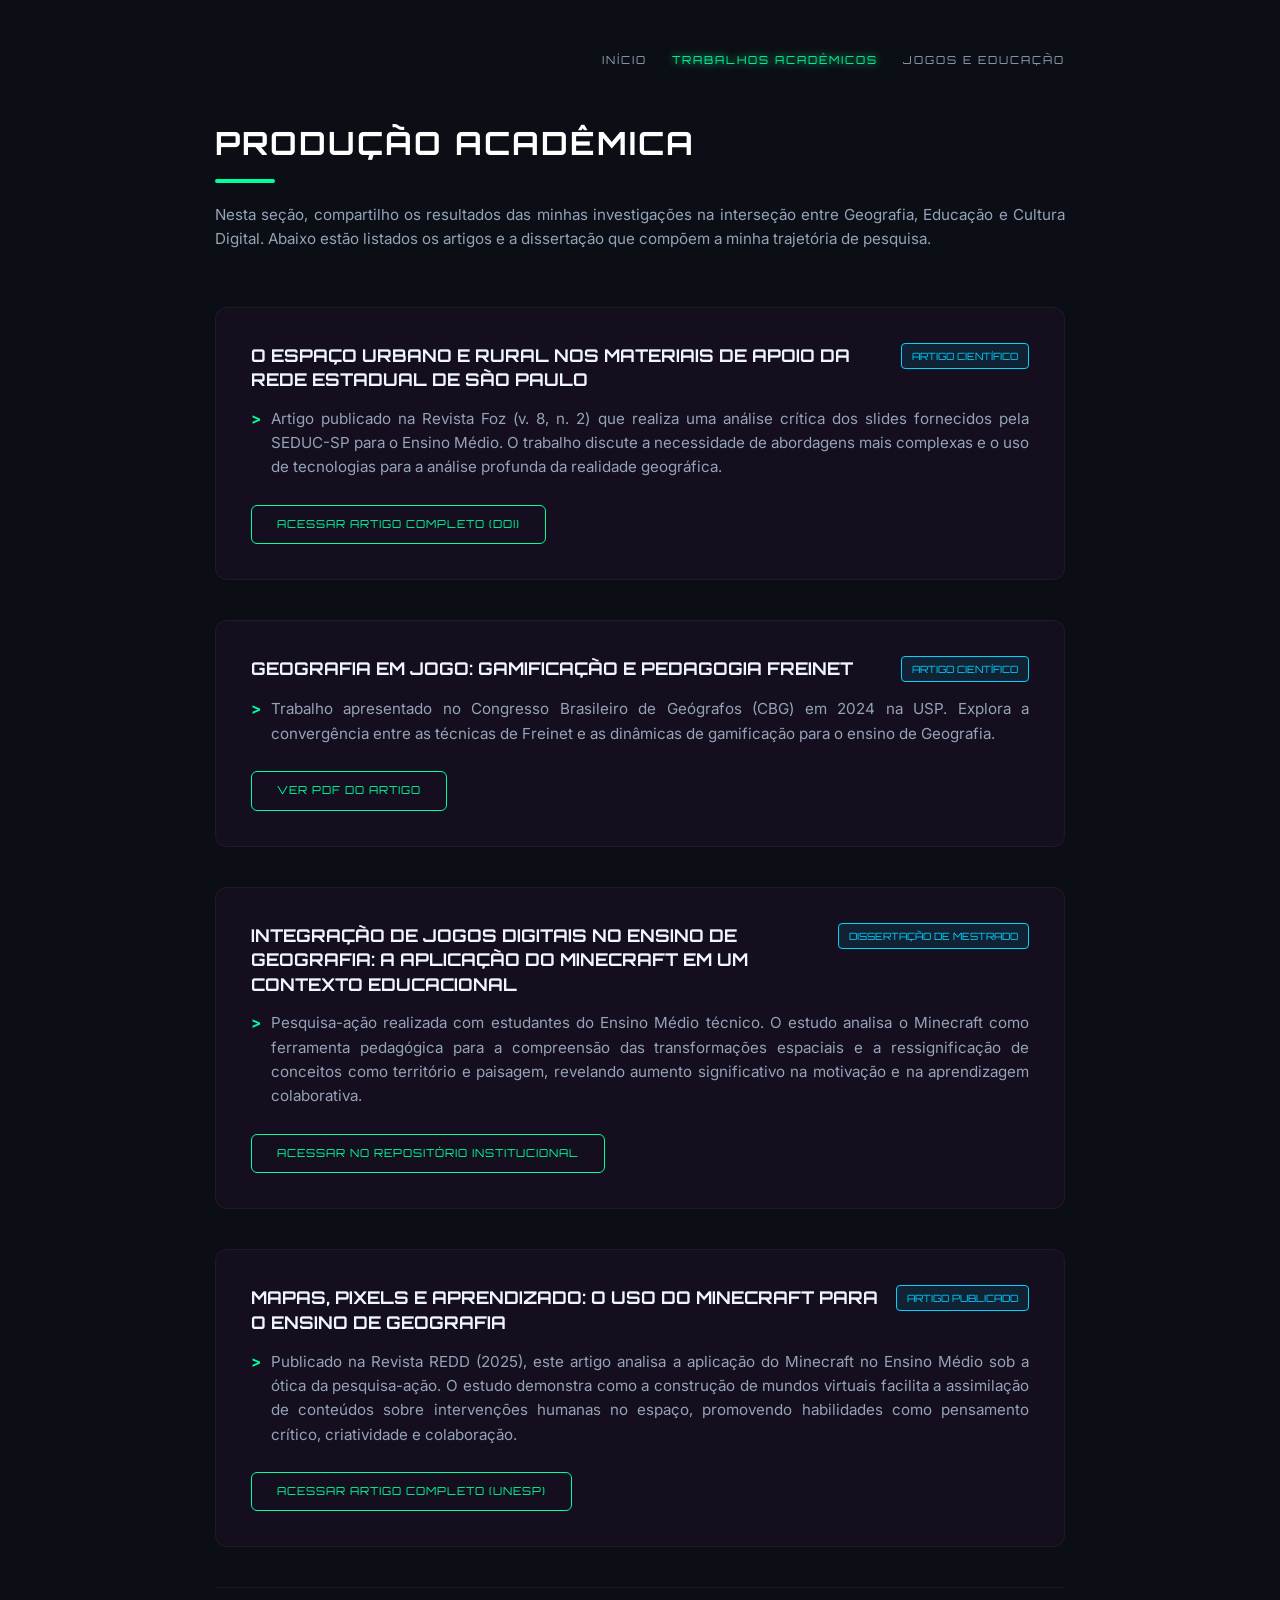
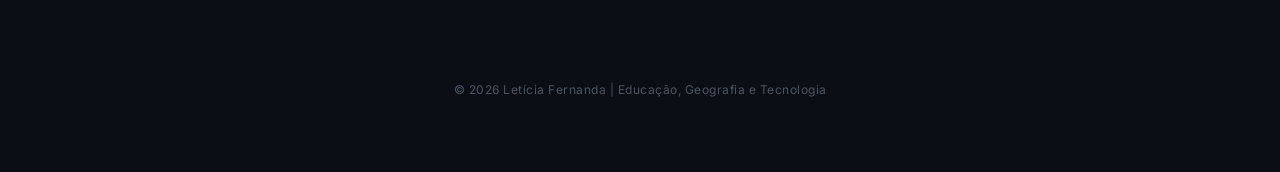
<file: project.html>
<!DOCTYPE html>
<html lang="pt-br">
<head>
    <meta charset="UTF-8">
    <meta name="viewport" content="width=device-width, initial-scale=1.0">
    <title>Trabalhos Acadêmicos | Letícia Fernanda</title>
    <link rel="icon" href="img/logo_LF..png" type="image/png">
    <link rel="preconnect" href="https://fonts.googleapis.com" />
    <link rel="preconnect" href="https://fonts.gstatic.com" crossorigin />
    <link href="https://fonts.googleapis.com/css2?family=Inter:wght@300;400;600;700&family=Orbitron:wght@500;700&display=swap" rel="stylesheet" />
    <style>
        /* --- VARIÁVEIS DE CORES (Cyber-Map Theme) --- */
        :root {
          --bg-body: #0b0e14;
          --accent-mint: #00ff9d;
          --accent-blue: #00d4ff;
          --text-primary: #f0f5ff;
          --text-secondary: #94a3b8;
          --card-bg: rgba(30, 15, 40, 0.5);
        }

        /* --- ESTILOS GERAIS --- */
        body {
          background-color: var(--bg-body);
          color: var(--text-primary);
          font-family: 'Inter', sans-serif;
          margin: 0;
          line-height: 1.6;
          overflow-x: hidden;
        }

        /* Camada de padrão topográfico sutil */
        .map-overlay {
          position: fixed;
          top: 0; 
          left: 0; 
          width: 100%; 
          height: 100%;
          background-image: url('https://www.transparenttextures.com/patterns/carbon-fibre.png'); 
          opacity: 0.1;
          z-index: -1;
          pointer-events: none;
        }

        .container {
          max-width: 850px;
          margin: 0 auto;
          padding: 0 20px;
        }

        /* --- NAVEGAÇÃO --- */
        nav { 
          padding: 30px 0; 
        }

        nav ul { 
          list-style: none; 
          padding: 0; 
          display: flex; 
          justify-content: flex-end; 
          gap: 25px; 
        }

        nav a {
          text-decoration: none;
          color: var(--text-secondary);
          font-family: 'Orbitron', sans-serif;
          font-size: 11px;
          letter-spacing: 2px;
          text-transform: uppercase;
          transition: 0.3s ease;
        }

        nav a:hover, 
        nav a.active { 
          color: var(--accent-mint); 
          text-shadow: 0 0 8px var(--accent-mint); 
        }

        /* --- HEADER DA PÁGINA --- */
        header { 
          padding-bottom: 40px; 
          text-align: left; 
        }

        h1 {
          font-family: 'Orbitron', sans-serif;
          font-size: 2em;
          margin: 0 0 10px 0;
          color: #fff;
          text-transform: uppercase;
          letter-spacing: 2px;
        }

        .header-line {
          width: 60px;
          height: 4px;
          background: var(--accent-mint);
          border-radius: 2px;
          margin-bottom: 20px;
        }

        .intro-text {
          color: var(--text-secondary);
          text-align: justify;
          font-size: 0.95em;
          max-width: 100%; 
        }

        /* --- CARTÕES DE TRABALHOS (CARDS) --- */
        .card {
          background-color: var(--card-bg);
          padding: 35px;
          border-radius: 12px;
          margin-bottom: 40px !important;
          border: 1px solid rgba(255, 255, 255, 0.05);
          backdrop-filter: blur(5px);
          transition: transform 0.3s ease, border-color 0.3s ease;
          display: block;
        }

        .card:hover {
          transform: translateY(-5px);
          border-color: rgba(0, 255, 157, 0.2);
        }

        .work-header {
          display: flex;
          justify-content: space-between;
          align-items: flex-start;
          margin-bottom: 15px;
          gap: 15px;
        }

        .work-category {
          font-family: 'Orbitron', sans-serif;
          font-size: 10px;
          background: rgba(0, 212, 255, 0.1);
          color: var(--accent-blue);
          padding: 4px 10px;
          border-radius: 4px;
          border: 1px solid var(--accent-blue);
          text-transform: uppercase;
          white-space: nowrap;
        }

        h3 {
          font-family: 'Orbitron', sans-serif;
          color: var(--text-primary);
          font-size: 1.1em;
          text-transform: uppercase;
          margin: 0;
          line-height: 1.4;
          text-align: left;
        }

        .work-description {
          color: var(--text-secondary);
          font-size: 0.95em;
          margin: 15px 0 25px 0;
          text-align: justify;
          position: relative;
          padding-left: 20px;
        }

        .work-description::before {
          content: '>';
          position: absolute;
          left: 0;
          color: var(--accent-mint);
          font-weight: bold;
        }

        /* --- BOTÃO --- */
        .btn-link {
          display: inline-flex;
          align-items: center;
          gap: 10px;
          background: transparent;
          color: var(--accent-mint);
          border: 1px solid var(--accent-mint);
          padding: 10px 25px;
          border-radius: 6px;
          text-decoration: none;
          font-family: 'Orbitron', sans-serif;
          font-size: 11px;
          text-transform: uppercase;
          letter-spacing: 1px;
          transition: 0.3s ease;
        }

        .btn-link:hover {
          background: var(--accent-mint);
          color: var(--bg-body);
          box-shadow: 0 0 15px rgba(0, 255, 157, 0.4);
        }

        /* --- RODAPÉ CENTRALIZADO --- */
        footer {
          text-align: center;
          padding: 80px 0 60px 0;
          border-top: 1px solid rgba(255, 255, 255, 0.05);
        }

        .copyright {
          font-size: 12px;
          color: #4b5563;
          text-align: center;
          letter-spacing: 0.5px;
        }

        @media (max-width: 650px) {
          h1 { font-size: 1.6em; }
          .work-header { flex-direction: column; gap: 10px; }
          nav ul { justify-content: center; gap: 15px; }
          .card { padding: 25px; }
        }
    </style>
</head>
<body>
    <div class="map-overlay"></div>

    <div class="container">
        <nav>
            <ul>
                <li><a href="index.html">Início</a></li>
                <li><a href="project.html" class="active">Trabalhos Acadêmicos</a></li>
                <li><a href="contact.html">Jogos e Educação</a></li>
            </ul>
        </nav>

        <header>
            <h1>Produção Acadêmica</h1>
            <div class="header-line"></div>
            <p class="intro-text">
                Nesta seção, compartilho os resultados das minhas investigações na interseção entre Geografia, Educação e Cultura Digital. Abaixo estão listados os artigos e a dissertação que compõem a minha trajetória de pesquisa.
            </p>
        </header>

        <main>
            <!-- Artigo Revista Foz -->
            <article class="card">
                <div class="work-header">
                    <h3>O ESPAÇO URBANO E RURAL NOS MATERIAIS DE APOIO DA REDE ESTADUAL DE SÃO PAULO</h3>
                    <span class="work-category">Artigo Científico</span>
                </div>
                <p class="work-description">
                    Artigo publicado na Revista Foz (v. 8, n. 2) que realiza uma análise crítica dos slides fornecidos pela SEDUC-SP para o Ensino Médio. O trabalho discute a necessidade de abordagens mais complexas e o uso de tecnologias para a análise profunda da realidade geográfica.
                </p>
                <a href="https://doi.org/10.69872/revistafoz.v8i2.414" target="_blank" class="btn-link">
                    Acessar Artigo Completo (DOI)
                </a>
            </article>

            <!-- Artigo CBG -->
            <article class="card">
                <div class="work-header">
                    <h3>GEOGRAFIA EM JOGO: GAMIFICAÇÃO E PEDAGOGIA FREINET</h3>
                    <span class="work-category">Artigo Científico</span>
                </div>
                <p class="work-description">
                    Trabalho apresentado no Congresso Brasileiro de Geógrafos (CBG) em 2024 na USP. Explora a convergência entre as técnicas de Freinet e as dinâmicas de gamificação para o ensino de Geografia.
                </p>
                <a href="arquivos/Artigo_CBG_2024.pdf" target="_blank" class="btn-link">
                    Ver PDF do Artigo
                </a>
            </article>

            <!-- Dissertação de Mestrado -->
            <article class="card">
                <div class="work-header">
                    <h3>INTEGRAÇÃO DE JOGOS DIGITAIS NO ENSINO DE GEOGRAFIA: A APLICAÇÃO DO MINECRAFT EM UM CONTEXTO EDUCACIONAL</h3>
                    <span class="work-category">Dissertação de Mestrado</span>
                </div>
                <p class="work-description">
                    Pesquisa-ação realizada com estudantes do Ensino Médio técnico. O estudo analisa o Minecraft como ferramenta pedagógica para a compreensão das transformações espaciais e a ressignificação de conceitos como território e paisagem, revelando aumento significativo na motivação e na aprendizagem colaborativa.
                </p>
                <a href="https://repositorio.ufscar.br/items/c5d25480-a10c-4a8d-a5cd-ea4a9615cd98" target="_blank" class="btn-link">
                    Acessar no Repositório Institucional
                </a>
            </article>

            <!-- Artigo REDD -->
            <article class="card">
                <div class="work-header">
                    <h3>MAPAS, PIXELS E APRENDIZADO: O USO DO MINECRAFT PARA O ENSINO DE GEOGRAFIA</h3>
                    <span class="work-category">Artigo Publicado</span>
                </div>
                <p class="work-description">
                    Publicado na Revista REDD (2025), este artigo analisa a aplicação do Minecraft no Ensino Médio sob a ótica da pesquisa-ação. O estudo demonstra como a construção de mundos virtuais facilita a assimilação de conteúdos sobre intervenções humanas no espaço, promovendo habilidades como pensamento crítico, criatividade e colaboração.
                </p>
                <a href="https://periodicos.fclar.unesp.br/redd/article/view/20195" target="_blank" class="btn-link">
                    Acessar Artigo Completo (Unesp)
                </a>
            </article>
        </main>

        <footer>
            <p class="copyright">© 2026 Letícia Fernanda | Educação, Geografia e Tecnologia</p>
        </footer>
    </div>
</body>
</html>
</file>
